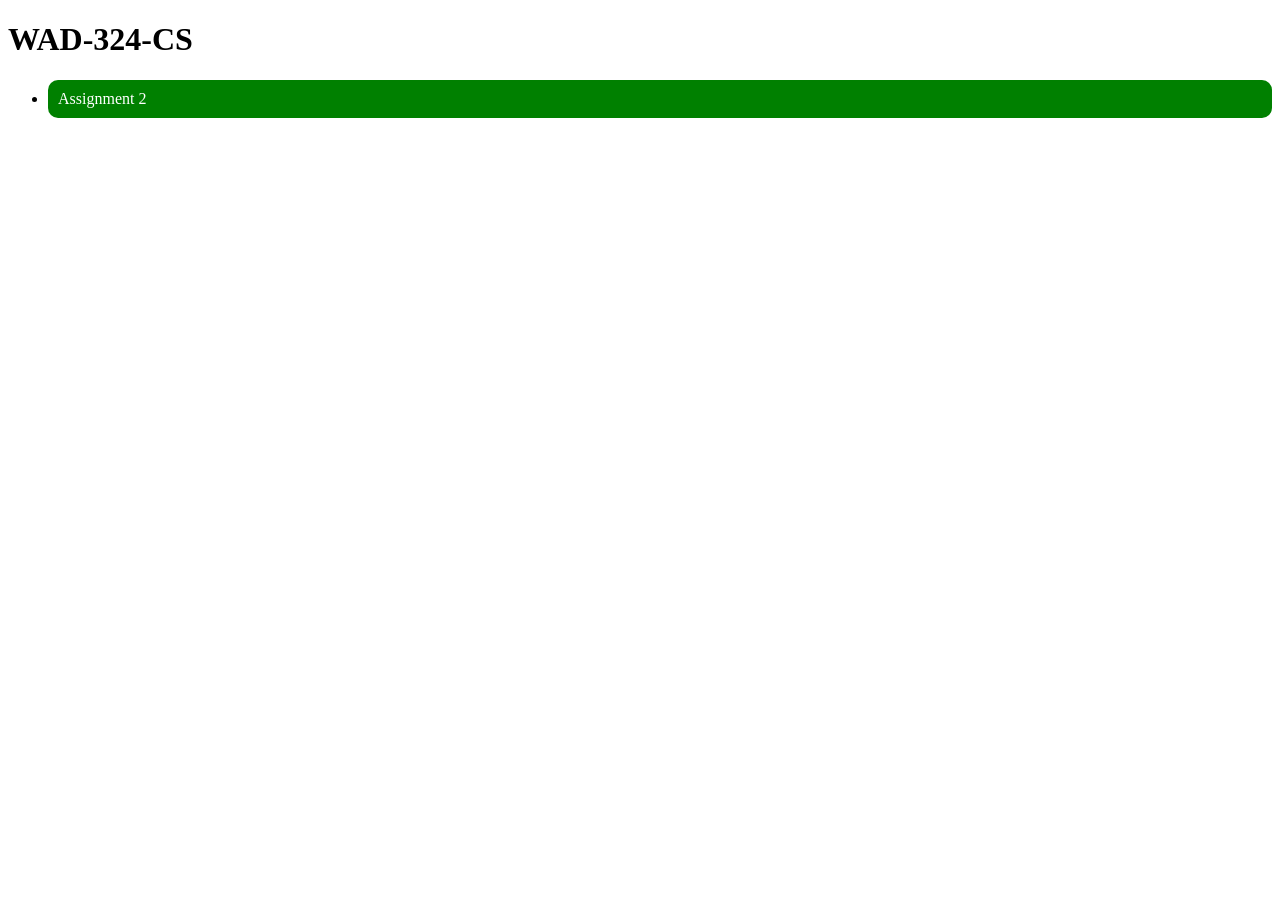
<file: index.html>
<!DOCTYPE html>
<html lang="en">
<head>
    <meta charset="UTF-8">
    <meta name="viewport" content="width=device-width, initial-scale=1.0">

    <style>
        a {
            text-decoration: none;
            color: white;
        }

        .card {
            background-color: green;
            padding: 10px;
            border-radius: 10px;
            flex-direction: column;
        }
    </style>

    <title>WAD-324-CS</title>
</head>

<body>

    <h1>WAD-324-CS</h1>

    <ul>
        <li>
            <div class="card">
                <a href="./Assignment2/HTMLPage2.html">Assignment 2</a>
            </div>
        </li>
    </ul>

</body>
</html>
</file>
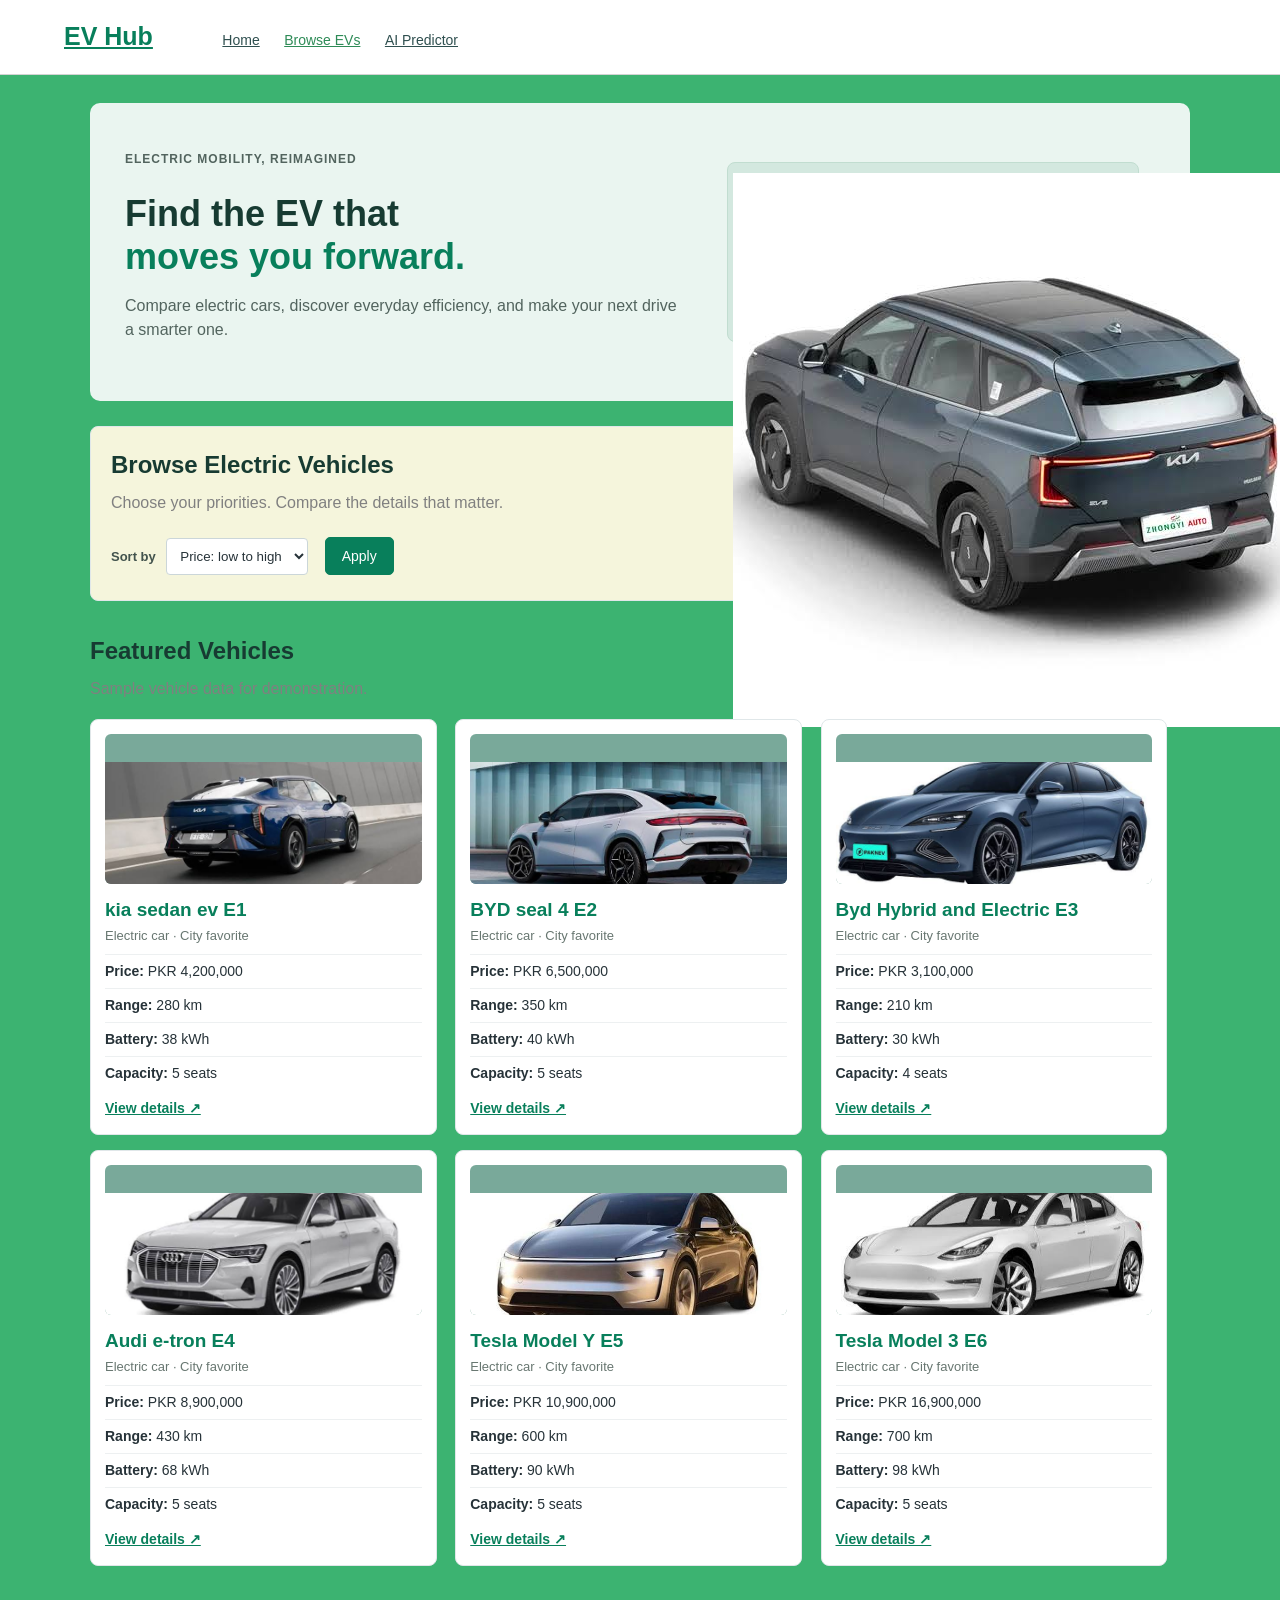
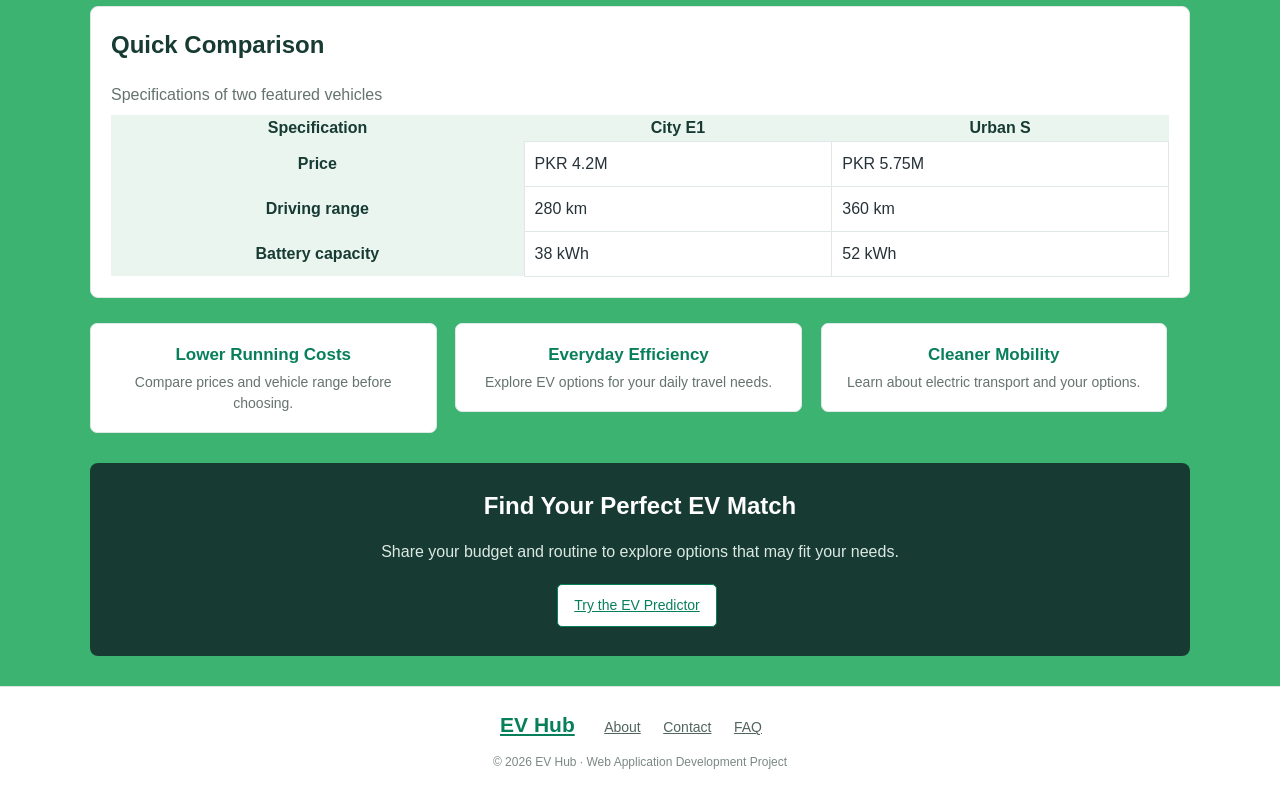
<file: Assignment2/browse.html>
<!DOCTYPE html>
<html lang="en">
<head>
    <meta charset="UTF-8">
    <meta name="viewport" content="width=device-width, initial-scale=1.0">
    <meta name="description" content="Explore electric vehicles, compare specifications, and find an EV that fits your lifestyle.">
    <title>Browse Electric Vehicles | EV Hub</title>
    <link rel="stylesheet" href="browser.css">
</head>
<body>

    <a class="skip-link" href="#main">Skip to content</a>

    <header class="site-header">
        <a class="logo" href="home.html">EV Hub</a>

        <nav class="main-nav" aria-label="Main navigation">
            <a href="HTMLPage1.html">Home</a>
            <a href="browse.html" aria-current="page">Browse EVs</a>
            <a href="predictor.html">AI Predictor</a>
        </nav>
    </header>

    <main id="main">

        <section class="hero">
            <div class="hero-text">
                <p class="eyebrow">ELECTRIC MOBILITY, REIMAGINED</p>
                <h1>Find the EV that<br><span>moves you forward.</span></h1>
                <p>Compare electric cars, discover everyday efficiency, and make your next drive a smarter one.</p>


            </div>

            <div class="ev_image">
                <!-- <div class="car-symbol" aria-hidden="true">⚡</div>
                 <p>MOVE CLEANER. THINK BEYOND THE ROAD.</p> -->
                <img src="images/kia.jpg" alt="EV image">
        </section>

        <section class="search-panel" id="browse">

            <h2>Browse Electric Vehicles</h2>
            <p class="section-intro">Choose your priorities. Compare the details that matter.</p>

            <form action="browse.html" method="get">
                <label for="sort">Sort by</label>

                <select id="sort" name="sort">
                    <option value="price-low">Price: low to high</option>
                    <option value="price-high">Price: high to low</option>
                    <option value="range">Longest range</option>
                    <option value="name">Name: A to Z</option>
                </select>

                <button class="button button-apply " type="submit">Apply</button>
            </form>
        </section>

        <section class="featured">
            <h2>Featured Vehicles</h2>
            <p class="section-intro">Sample vehicle data for demonstration.</p>

            <article class="ev-card">
                <div class="ev-picture picture-one">
                    <img src="images/ev_kia1.jpeg" alt="Kia sedan">
                </div>

                <h3>kia sedan ev E1</h3>
                <p class="ev-type">Electric car · City favorite</p>
                <ul class="spec-list">
                    <li><strong>Price:</strong> PKR 4,200,000</li>
                    <li><strong>Range:</strong> 280 km</li>
                    <li><strong>Battery:</strong> 38 kWh</li>
                    <li><strong>Capacity:</strong> 5 seats</li>
                </ul>
                <a class="card-link" href="predictor.html">View details ↗</a>
            </article>

            <article class="ev-card">
                <div class="ev-picture picture-one">
                    <img src="images/BYD.jpg" alt="BYD sedan">
                </div>

                <h3> BYD seal 4          E2</h3>
                <p class="ev-type">Electric car · City favorite</p>
                <ul class="spec-list">
                    <li><strong>Price:</strong> PKR 6,500,000</li>
                    <li><strong>Range:</strong> 350 km</li>
                    <li><strong>Battery:</strong> 40 kWh</li>
                    <li><strong>Capacity:</strong> 5 seats</li>
                </ul>
                <a class="card-link" href="predictor.html">View details ↗</a>
            </article>


            <article class="ev-card">
                <div class="ev-picture picture-one ">
                    <img src="images/byd electric and hybrid.jpeg" alt="BYD ">
                </div>

                <h3> Byd Hybrid and Electric       E3</h3>
                <p class="ev-type">Electric car · City favorite</p>
                <ul class="spec-list">
                    <li><strong>Price:</strong> PKR 3,100,000</li>
                    <li><strong>Range:</strong> 210 km</li>
                    <li><strong>Battery:</strong> 30 kWh</li>
                    <li><strong>Capacity:</strong> 4 seats</li>
                </ul>
                <a class="card-link" href="predictor.html">View details ↗</a>
            </article>

            <article class="ev-card">
                <div class="ev-picture picture-one ">
                    <img src="images/etron.jpeg" alt="Audi e-tron">
                </div>

                <h3>  Audi e-tron      E4</h3>
                <p class="ev-type">Electric car · City favorite</p>
                <ul class="spec-list">
                    <li><strong>Price:</strong> PKR 8,900,000</li>
                    <li><strong>Range:</strong> 430 km</li>
                    <li><strong>Battery:</strong> 68 kWh</li>
                    <li><strong>Capacity:</strong> 5 seats</li>
                </ul>
                <a class="card-link" href="predictor.html">View details ↗</a>
            </article>

            <article class="ev-card">
                <div class="ev-picture picture-one ">
                    <img src="images/tesla_modely.jpeg" alt="tesla ">
                </div>

                <h3>  Tesla Model Y      E5</h3>
                <p class="ev-type">Electric car · City favorite</p>
                <ul class="spec-list">
                    <li><strong>Price:</strong> PKR 10,900,000</li>
                    <li><strong>Range:</strong> 600 km</li>
                    <li><strong>Battery:</strong> 90 kWh</li>
                    <li><strong>Capacity:</strong> 5 seats</li>
                </ul>
                <a class="card-link" href="predictor.html">View details ↗</a>
            </article>

            <article class="ev-card">
                <div class="ev-picture picture-one ">
                    <img src="images/tesla_model3.jpeg" alt="Tesla Model 3">
                </div>

                <h3>  Tesla Model 3      E6</h3>
                <p class="ev-type">Electric car · City favorite</p>
                <ul class="spec-list">
                    <li><strong>Price:</strong> PKR 16,900,000</li>
                    <li><strong>Range:</strong> 700 km</li>
                    <li><strong>Battery:</strong> 98 kWh</li>
                    <li><strong>Capacity:</strong> 5 seats</li>
                </ul>
                <a class="card-link" href="predictor.html">View details ↗</a>
            </article>
        </section>

        <section class="comparison-panel">
            <h2>Quick Comparison</h2>

            <div class="table-wrap">
                <table>
                    <caption>Specifications of two featured vehicles</caption>
                    <thead>
                        <tr>
                            <th scope="col">Specification</th>
                            <th scope="col">City E1</th>
                            <th scope="col">Urban S</th>
                        </tr>
                    </thead>

                    <tbody>
                        <tr>
                            <th scope="row">Price</th>
                            <td>PKR 4.2M</td>
                            <td>PKR 5.75M</td>
                        </tr>
                        <tr>
                            <th scope="row">Driving range</th>
                            <td>280 km</td>
                            <td>360 km</td>
                        </tr>
                        <tr>
                            <th scope="row">Battery capacity</th>
                            <td>38 kWh</td>
                            <td>52 kWh</td>
                        </tr>
                    </tbody>
                </table>
            </div>
        </section>

        <section class="benefits">
            <div class="benefit">
                <h3>Lower Running Costs</h3>
                <p>Compare prices and vehicle range before choosing.</p>
            </div>

            <div class="benefit">
                <h3>Everyday Efficiency</h3>
                <p>Explore EV options for your daily travel needs.</p>
            </div>

            <div class="benefit">
                <h3>Cleaner Mobility</h3>
                <p>Learn about electric transport and your options.</p>
            </div>
        </section>

        <section class="predictor" id="predictor">
            <h2>Find Your Perfect EV Match</h2>
            <p>Share your budget and routine to explore options that may fit your needs.</p>
            <a class="button button-secondary" href="predictor.html">Try the EV Predictor</a>
        </section>

    </main>

    <footer class="site-footer">
        <a class="footer-logo" href="home.html">EV Hub</a>

        <nav class="footer-links" aria-label="Footer navigation">
            <a href="#about">About</a>
            <a href="#contact">Contact</a>
            <a href="#faq">FAQ</a>
        </nav>

        <p class="copyright">© 2026 EV Hub · Web Application Development Project</p>
    </footer>

</body>
</html>
</file>
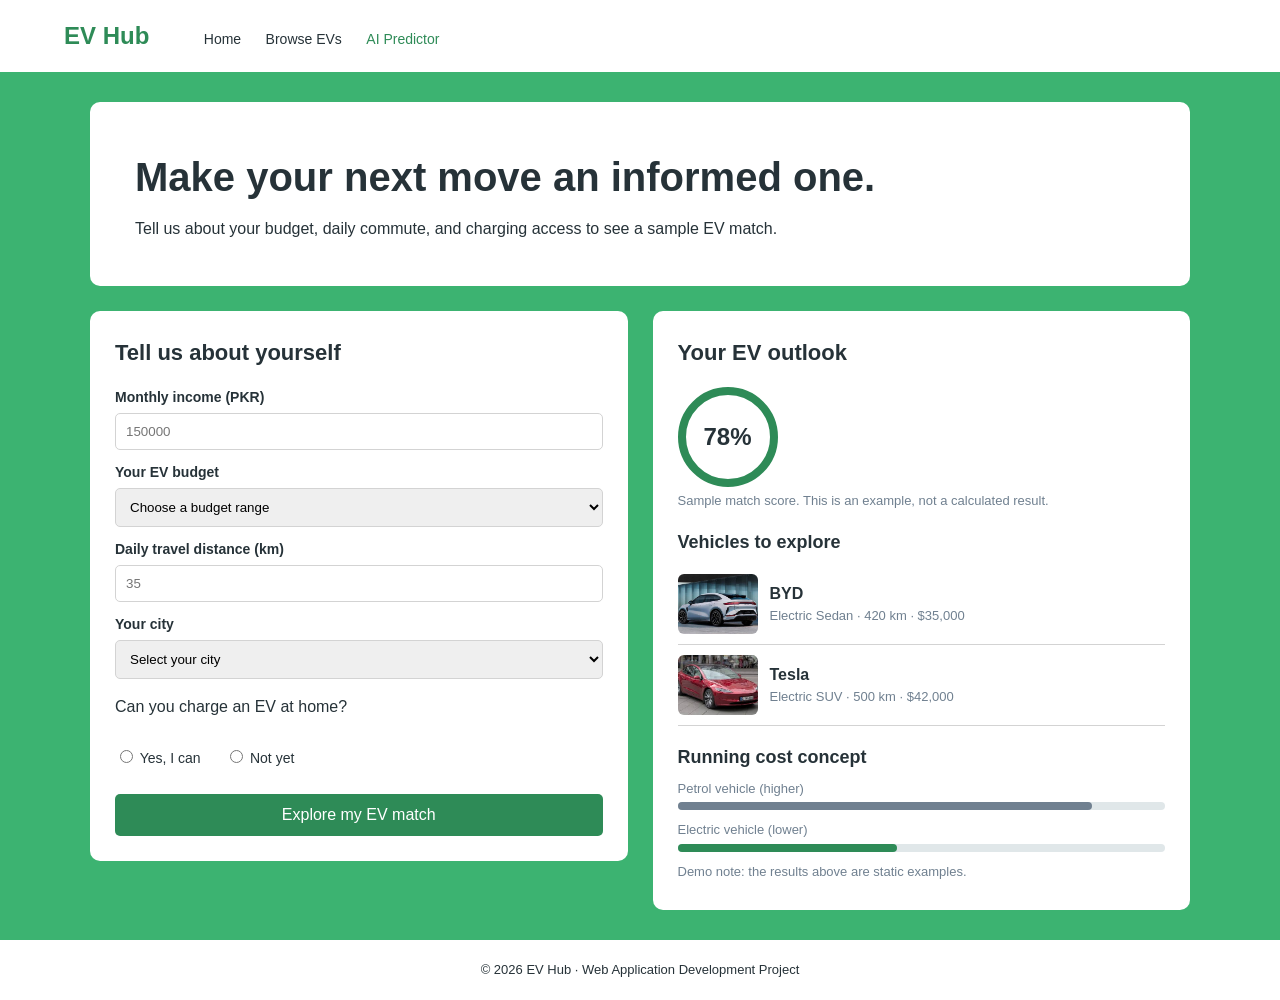
<file: Assignment2/predictor.html>
<!DOCTYPE html>
<html lang="en">

<head>
    <meta charset="UTF-8">
    <meta name="viewport" content="width=device-width, initial-scale=1.0">
    <title>EV Purchase Predictor | EV Hub</title>
    <link rel="stylesheet" href="predictor.css">
</head>

<body>

    <header>
        <a class="logo" href="HTMLPage2.html">EV Hub</a>
        <nav>
            <a href="HTMLPage2.html">Home</a>
            <a href="HTMLPage2.html#browse">Browse EVs</a>
            <a class="active" href="predictor.html">AI Predictor</a>
        </nav>
    </header>

    <main>

        <section class="hero">
            <h1>Make your next move an informed one.</h1>
            <p>Tell us about your budget, daily commute, and charging access to see a sample EV match.</p>
        </section>

        <div class="layout">

            <!-- Form -->
            <section class="card">
                <h2>Tell us about yourself</h2>

                <form action="#result" method="get">
                    <label for="income">Monthly income (PKR)</label>
                    <input id="income" name="income" type="number" min="0" step="1000" placeholder="150000" required>

                    <label for="budget">Your EV budget</label>
                    <select id="budget" name="budget" required>
                        <option value="">Choose a budget range</option>
                        <option value="under-1m">Under PKR 1 million</option>
                        <option value="1-3m">PKR 1–3 million</option>
                        <option value="3-6m">PKR 3–6 million</option>
                        <option value="6-10m">PKR 6–10 million</option>
                        <option value="over-10m">Over PKR 10 million</option>
                    </select>

                    <label for="distance">Daily travel distance (km)</label>
                    <input id="distance" name="distance" type="number" min="0" max="1000" placeholder="35" required>

                    <label for="city">Your city</label>
                    <select id="city" name="city" required>
                        <option value="">Select your city</option>
                        <option>Islamabad</option>
                        <option>Rawalpindi</option>
                        <option>Lahore</option>
                        <option>Karachi</option>
                        <option>Multan</option>
                        <option>Peshawar</option>
                        <option>Abbottabad</option>
                        <option>Other</option>
                    </select>

                    <p>Can you charge an EV at home?</p>
                    <label class="choice"><input type="radio" name="charging" value="yes" required> Yes, I can</label>
                    <label class="choice"><input type="radio" name="charging" value="no"> Not yet</label>

                    <button type="submit">Explore my EV match</button>
                </form>
            </section>

            <!-- Result -->
            <section class="card" id="result">
                <h2>Your EV outlook</h2>

                <div class="score">78%</div>
                <p class="small">Sample match score. This is an example, not a calculated result.</p>

                <h3>Vehicles to explore</h3>

                <div class="car">
                    <img src="images/BYD.jpg" alt="BYD Electric Car">
                    <div>
                        <strong>BYD</strong>
                        <p class="small">Electric Sedan · 420 km · $35,000</p>
                    </div>
                </div>

                <div class="car">
                    <img src="images/tesla.jpg" alt="Tesla Electric Car">
                    <div>
                        <strong>Tesla</strong>
                        <p class="small">Electric SUV · 500 km · $42,000</p>
                    </div>
                </div>

                <h3>Running cost concept</h3>

                <p class="small">Petrol vehicle (higher)</p>
                <div class="bar"><div class="petrol"></div></div>

                <p class="small">Electric vehicle (lower)</p>
                <div class="bar"><div class="ev"></div></div>

                <p class="small">Demo note: the results above are static examples.</p>
            </section>

        </div>

    </main>

    <footer>
        <p>© 2026 EV Hub · Web Application Development Project</p>
    </footer>

</body>

</html>
</file>
<file: Assignment2/browser.css>
* {
    box-sizing: border-box;
}

body {
    margin: 0;
    padding: 0;
    background-color: mediumseagreen;
    color: #263238;
    font-family: sans-serif;
    font-size: 16px;
    line-height: 1.5;
}

a {
    color: inherit;
}

    a:hover {
        color: seagreen;
    }

/* Header and navigation */
.site-header {
    background-color: white;
    border-bottom: 1px solid lightgray;
    padding: 18px 5%;
}

.logo {
    display: inline-block;
    color: #087f5b;
    font-size: 25px;
    font-weight: bold;
    margin-right: 55px;
}

.main-nav {
    display: inline-block;
}

    .main-nav a {
        display: inline-block;
        margin: 0 10px;
        color: darkslategray;
        font-size: 14px;
    }

        .main-nav a:hover,
        .main-nav a[aria-current="page"] {
            color: seagreen;
        }


main {
    width: 90%;
    max-width: 1100px;
    margin: 0 auto;
}

.skip-link {
    position: absolute;
    left: -9999px;
    top: 8px;
    background-color: #087f5b;
    color: white;
    padding: 10px;
    z-index: 10;
}

    .skip-link:focus {
        left: 10px;
    }

.hero {
    background-color: #eaf5f0;
    border-radius: 10px;
    margin-top: 28px;
    padding: 35px;
}

.hero-text {
    display: inline-block;
    width: 54%;
    vertical-align: middle;
}

.eyebrow {
    color: #087f5b;
    font-size: 12px;
    font-weight: bold;
    letter-spacing: 1px;
}

h1 {
    color: #173b32;
    font-size: 36px;
    line-height: 1.2;
    margin-top: 0;
    margin-bottom: 16px;
}

    h1 span {
        color: #087f5b;
    }

.hero-text p {
    color: #52645e;
    margin-bottom: 24px;
}

.button {
    display: inline-block;
    border: 1px solid #087f5b;
    border-radius: 5px;
    cursor: pointer;
    font-family: inherit;
    font-size: 14px;
    padding: 10px 16px;
    margin: 4px 6px 4px 0;
}

.button-apply {
    background-color: #087f5b;
    color: #ffffff;
}

    .button-apply:hover {
        background-color: #06684a;
        color: #ffffff;
    }

.button-secondary {
    background-color: #ffffff;
    color: #087f5b;
}

    .button-secondary:hover {
        background-color: #f0fbf6;
        color: #087f5b;
    }

.ev_image {
    display: inline-block;
    width: 40%;
    height: 180px;
    margin-left: 4%;
    vertical-align: middle;
    background-color: #d3e8df;
    border: 1px solid #c1ddd0;
    border-radius: 8px;
    text-align: center;
    padding: 10px 5px;
}

.car-symbol {
    color: #087f5b;
    font-size: 68px;
    line-height: 1.2;
}

.hero-image p {
    color: #173b32;
    font-size: 13px;
    font-weight: bold;
}

.hero-stats {
    margin-top: 22px;
}

    .hero-stats div {
        display: inline-block;
        vertical-align: top;
        margin-right: 20px;
    }

    .hero-stats span {
        display: block;
    }

    .hero-stats strong {
        color: #087f5b;
        font-size: 22px;
    }

    .hero-stats span {
        color: #65736f;
        font-size: 12px;
    }

.search-panel {
    background-color: beige;
    border: 1px solid #e0e7e9;
    border-radius: 8px;
    margin-top: 25px;
    padding: 20px;
}

h2 {
    color: #173b32;
    font-size: 24px;
    margin-top: 0;
    margin-bottom: 8px;
}

.search-panel form {
    margin-top: 15px;
}

label {
    display: inline-block;
    color: #42534d;
    font-size: 13px;
    font-weight: bold;
    margin: 5px 6px 5px 0;
}

select {
    background-color: #ffffff;
    border: 1px solid #cbd6d9;
    border-radius: 4px;
    color: #263238;
    font-family: inherit;
    margin: 5px 12px 5px 0;
    padding: 9px;
}

/* Featured vehicles */
.section-intro {
    color: grey;
    margin-top: 0;
    margin-bottom: 18px;
}

.featured {
    margin-top: 32px;
}

.ev-card {
    display: inline-block;
    vertical-align: top;
    width: 31.5%;
    background-color: #ffffff;
    border: 1px solid #e0e7e9;
    border-radius: 8px;
    margin: 0 1.3% 15px 0;
    padding: 14px;
}

.ev-picture img {
    width: 100%;
    height: 100%;
    object-fit: cover;
    display: block;
}

.ev-card:nth-of-type(3n) {
    margin-right: 0;
}

.ev-picture {
    width: 100%;
    height: 150px;
    border-radius: 6px;
    overflow: hidden;
    text-align: center;
    padding-top: 28px;
}

    .ev-picture span {
        display: inline-block;
        color: #ffffff;
        font-size: 30px;
        font-weight: bold;
        border: 2px solid #ffffff;
        border-radius: 8px;
        padding: 12px 22px;
    }

.picture-one {
    background-color: #79a99a;
}



.ev-card h3 {
    color: #087f5b;
    font-size: 19px;
    margin: 12px 0 0;
}

.ev-type {
    color: #687771;
    font-size: 13px;
    margin: 2px 0 8px;
}

.spec-list {
    list-style-type: none;
    margin: 0;
    padding: 0;
}

    .spec-list li {
        border-top: 1px solid #edf0f1;
        font-size: 14px;
        padding: 6px 0;
    }

.card-link {
    display: inline-block;
    color: #087f5b;
    font-size: 14px;
    font-weight: bold;
    margin-top: 8px;
}

    .card-link:hover {
        text-decoration: underline;
    }

/* Vehicle comparison table */
.comparison-panel {
    background-color: #ffffff;
    border: 1px solid #e0e7e9;
    border-radius: 8px;
    margin: 25px 0;
    padding: 20px;
}

.table-wrap {
    width: 100%;
    overflow-x: auto;
}

table {
    width: 100%;
    border-collapse: collapse;
    margin-top: 12px;
}

caption {
    color: #65736f;
    text-align: left;
    margin-bottom: 8px;
}


td {
    border: 1px solid #e0e7e9;
    padding: 10px;
    text-align: left;
}

th {
    background-color: #eaf5f0;
    color: #173b32;
}

/* Benefits section */
.benefits {
    margin: 10px 0 30px;
}

.benefit {
    display: inline-block;
    vertical-align: top;
    width: 31.5%;
    background-color: #ffffff;
    border: 1px solid #e0e7e9;
    border-radius: 7px;
    margin-right: 1.3%;
    padding: 18px;
    text-align: center;
}

    .benefit:last-child {
        margin-right: 0;
    }

    .benefit h3 {
        color: #087f5b;
        font-size: 17px;
        margin: 0 0 5px;
    }

    .benefit p {
        color: #65736f;
        font-size: 14px;
        margin: 0;
    }

/* Predictor call-to-action */
.predictor {
    background-color: #173b32;
    border-radius: 8px;
    color: #ffffff;
    margin-bottom: 30px;
    padding: 25px;
    text-align: center;
}

    .predictor h2 {
        color: #ffffff;
    }

    .predictor p {
        color: #dce9e3;
    }

/* Footer */
.site-footer {
    background-color: #ffffff;
    border-top: 1px solid #dce4e8;
    padding: 22px 5%;
    text-align: center;
}

.footer-logo {
    display: inline-block;
    color: #087f5b;
    font-size: 21px;
    font-weight: bold;
    margin-right: 25px;
}

.footer-links {
    display: inline-block;
}

    .footer-links a {
        color: #52645e;
        font-size: 14px;
        margin-right: 18px;
    }

.copyright {
    color: #7b8984;
    font-size: 12px;
    margin-bottom: 0;
}

/* Tablet screen */
@media (max-width: 900px) {
    .hero-text {
        width: 53%;
    }

    .hero-image {
        width: 40%;
        margin-left: 3%;
    }

    .ev-card,
    .benefit {
        width: 48%;
        margin-right: 1%;
    }
}

@media (max-width: 600px) {
    .site-header {
        padding: 14px 4%;
    }

    .logo {
        display: block;
        margin: 0 0 12px;
    }

    .main-nav {
        display: block;
    }

        .main-nav a {
            margin: 0 12px 5px 0;
            font-size: 13px;
        }

    main {
        width: 92%;
    }

    .hero {
        padding: 22px;
    }

    .hero-text,
    .hero-image {
        display: block;
        width: 100%;
        margin-left: 0;
    }

    h1 {
        font-size: 30px;
    }

    .hero-image {
        margin-top: 20px;
    }

    .hero-stats div {
        margin-right: 12px;
        margin-bottom: 8px;
    }

    .ev-card,
    .benefit {
        display: block;
        width: 100%;
        margin: 0 0 15px;
    }

    .search-panel {
        padding: 16px;
    }

    select {
        max-width: 100%;
    }

    .comparison-panel {
        padding: 14px;
    }

    th,
    td {
        padding: 7px;
        font-size: 13px;
    }

    .footer-logo,
    .footer-links {
        display: block;
        margin: 0 0 12px;
    }

        .footer-links a {
            margin: 0 7px;
        }
}
</file>
<file: Assignment2/predictor.css>
* {
    box-sizing: border-box;
}

body {
    margin: 0;
    font-family: Arial, sans-serif;
    background-color: mediumseagreen;
    color: #263238;
    line-height: 1.5;
}

a {
    color: inherit;
    text-decoration: none;
}

/* Header */
header {
    background-color: white;
    padding: 18px 5%;
}

.logo {
    color: seagreen;
    font-size: 24px;
    font-weight: bold;
    margin-right: 40px;
}

nav {
    display: inline-block;
}

    nav a {
        margin: 0 10px;
        font-size: 14px;
    }

        nav a:hover,
        nav .active {
            color: seagreen;
        }

/* Main */
main {
    width: 90%;
    max-width: 1100px;
    margin: 30px auto;
}

.hero {
    background-color: white;
    border-radius: 10px;
    padding: 30px;
    margin-bottom: 25px;
}

    .hero h1 {
        font-size: 30px;
        margin: 0 0 10px;
    }

    .hero p {
        margin: 0;
    }

/* Two cards side by side */
.layout {
    display: grid;
    grid-template-columns: 1fr 1fr;
    gap: 25px;
    align-items: start;
}

.card {
    background-color: white;
    border-radius: 10px;
    padding: 25px;
}

h2 {
    font-size: 22px;
    margin-top: 0;
}

h3 {
    font-size: 18px;
    margin-bottom: 8px;
}

/* Form */
label {
    display: block;
    font-weight: bold;
    font-size: 14px;
    margin: 12px 0 5px;
}

input[type="number"],
select {
    width: 100%;
    padding: 10px;
    border: 1px solid lightgray;
    border-radius: 5px;
}

.choice {
    display: inline-block;
    font-weight: normal;
    margin-right: 20px;
}

button {
    width: 100%;
    margin-top: 20px;
    padding: 12px;
    background-color: seagreen;
    color: white;
    border: none;
    border-radius: 5px;
    font-size: 16px;
    cursor: pointer;
}

/* Result */
.score {
    width: 100px;
    height: 100px;
    border: 8px solid seagreen;
    border-radius: 50%;
    display: flex;
    align-items: center;
    justify-content: center;
    font-size: 24px;
    font-weight: bold;
}

.small {
    color: slategray;
    font-size: 13px;
    margin: 4px 0;
}

.car {
    display: flex;
    align-items: center;
    gap: 12px;
    padding: 10px 0;
    border-bottom: 1px solid lightgray;
}

    .car img {
        width: 80px;
        height: 60px;
        object-fit: cover;
        border-radius: 6px;
    }

    .car p {
        margin: 0;
    }

.bar {
    height: 8px;
    background-color: #e0e7e9;
    border-radius: 8px;
    margin-bottom: 10px;
}

    .bar div {
        height: 100%;
        border-radius: 8px;
    }

.petrol {
    width: 85%;
    background-color: slategray;
}

.ev {
    width: 45%;
    background-color: seagreen;
}

/* Footer */
footer {
    background-color: white;
    padding: 20px 5%;
    font-size: 13px;
    text-align: center;
}

    footer p {
        margin: 0;
    }


/* ---------- Laptop: 1024px and above ---------- */
@media (min-width: 1024px) {
    .hero {
        padding: 45px;
    }

        .hero h1 {
            font-size: 40px;
        }
}


/* ---------- Phone: up to 768px ---------- */
@media (max-width: 768px) {
    header {
        text-align: center;
    }

    .logo {
        display: block;
        margin: 0 0 10px;
    }

    .layout {
        grid-template-columns: 1fr;
    }

    .hero,
    .card {
        padding: 18px;
    }

        .hero h1 {
            font-size: 24px;
        }

    .choice {
        display: block;
    }
}
</file>
